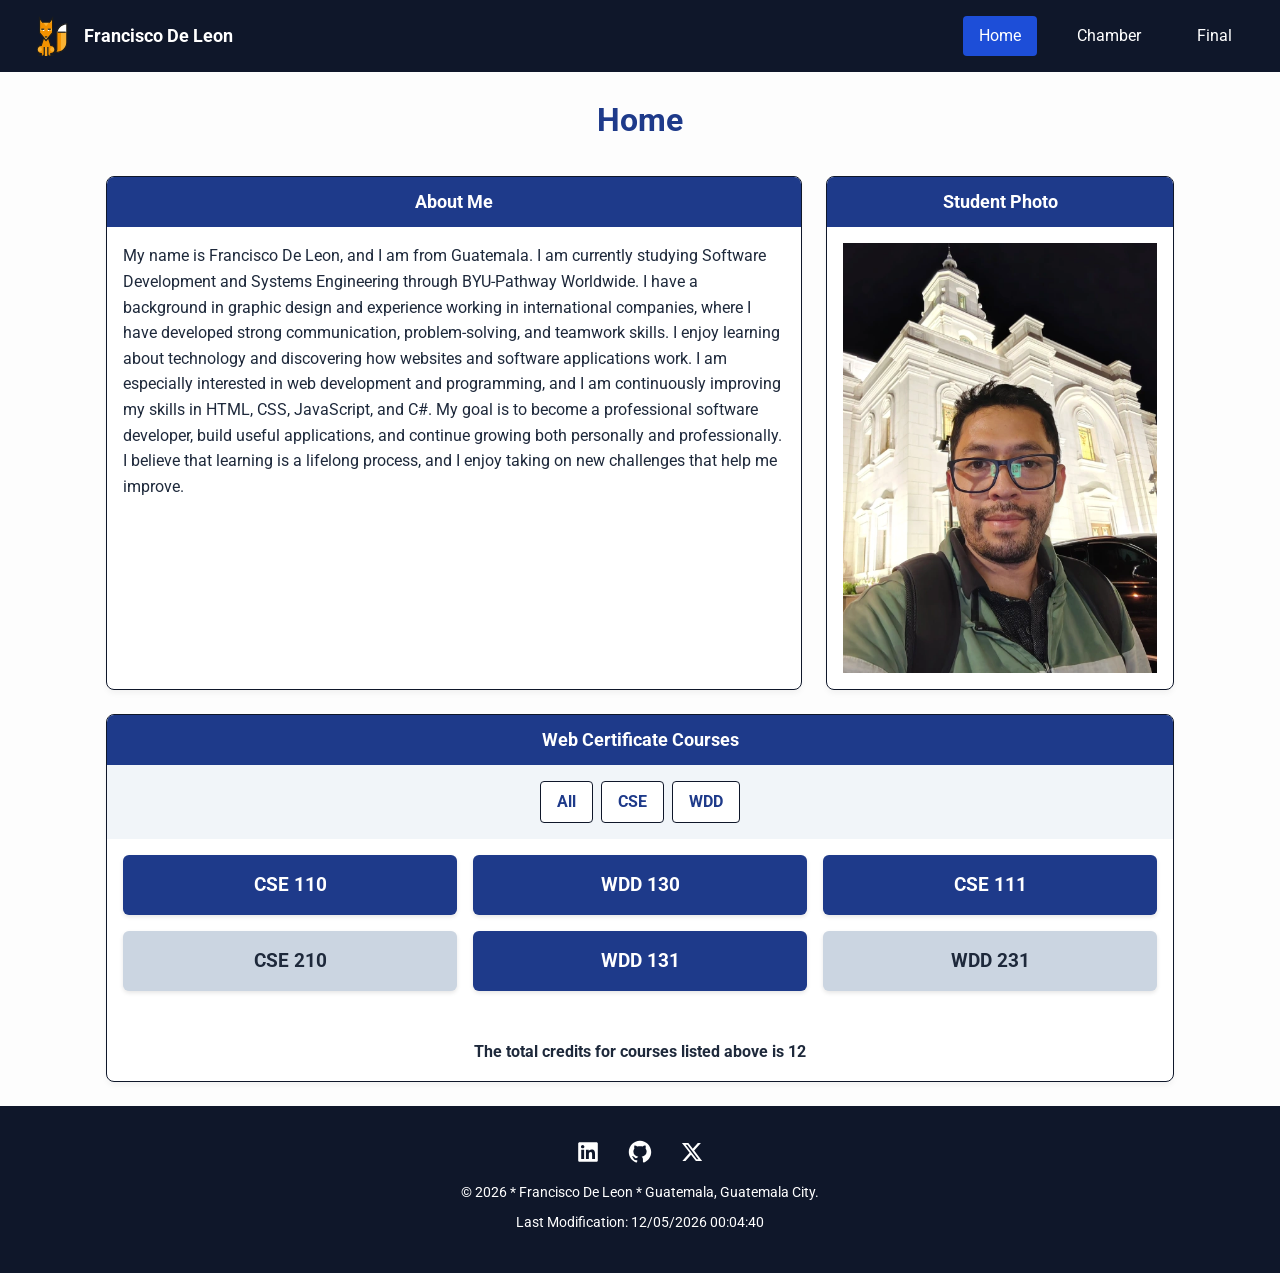
<file: index.html>
<!DOCTYPE html>
<html lang="en">

<head>
    <meta charset="UTF-8">
    <meta name="viewport" content="width=device-width, initial-scale=1.0">
    <title>WDD 231 - Francisco De Leon</title>
    <meta name="description"
        content="Welcome to Francisco De Leon's personal website. Learn about my background, web development journey, and software development courses.">
    <meta name="author" content="Francisco De Leon">
    
    <link rel="icon" href="favicon.ico">
   
    <link rel="preconnect" href="https://fonts.googleapis.com">
    <link rel="preconnect" href="https://fonts.gstatic.com" crossorigin>
    <link href="https://fonts.googleapis.com/css2?family=Roboto:wght@400;500;700&display=swap" rel="stylesheet">

    <link rel="stylesheet" href="styles/normalize.css">
    <link rel="stylesheet" href="styles/small.css">
    <link rel="stylesheet" href="styles/larger.css">
    
    <script src="scripts/navigation.js" defer></script>
    <script src="scripts/date.js" defer></script>
    <script src="scripts/courses.js" defer></script>

    <meta property="og:title" content="Personal Page">
    <meta property="og:description"
        content="Welcome to Francisco De Leon's personal website. Learn about my background, web development journey, and software development courses.">
    <meta property="og:image" content="images/fox-svgrepo.svg">
    <meta property="og:url" content="https://frdeleon-dev.github.io/wdd231/">
    
    
    
</head>

<body>
    <header>
        <div class="logo-box">
            <img src="images/fox-svgrepo.svg" alt="Fox Logo">
            <span>Francisco De Leon</span>
        </div>
        <button id="menu" aria-label="Open Navigation Menu"></button>
        <nav>
            <ul id="navigation">
                <li><a href="#" class="active">Home</a></li>
                <li><a href="#">Chamber</a></li>
                <li><a href="#">Final</a></li>
            </ul>
        </nav>
    </header>

    <main>
        <h1>Home</h1>
        <section class="card">
            <h2>About Me</h2>
            <div class="about-content">
                <p>My name is Francisco De Leon, and I am from Guatemala. I am currently studying Software Development
                    and Systems Engineering through BYU-Pathway Worldwide. I have a background in graphic design and
                    experience
                    working in international companies, where I have developed strong communication, problem-solving,
                    and teamwork skills.
                    I enjoy learning about technology and discovering how websites and software applications work. I am
                    especially interested in web development and programming, and I am continuously improving my skills
                    in HTML, CSS, JavaScript, and C#.
                    My goal is to become a professional software developer, build useful applications, and continue
                    growing both personally and professionally. I believe that learning is a lifelong process, and I
                    enjoy taking on new challenges that help me
                    improve.</p>
            </div>
        </section>

        <section class="card">
            <h2>Student Photo</h2>
            <img src="images/francisco-de-leon.webp" alt="Francisco De Leon">
        </section>
        <section class="card">
            <h2>Web Certificate Courses</h2>
            <div class="filter-buttons">
                <button id="allBtn">All</button>
                <button id="cseBtn">CSE</button>
                <button id="wddBtn">WDD</button>
            </div>

            <div id="course-cards-container"></div>

            <p id="total-credits"></p>
        </section>

    </main>
    <footer>
        <div class="social-links">
            <a href="https://linkedin.com/" target="_blank" rel="noopener">
                <img src="images/linkedin-brands-solid-full.svg" alt="LinkedIn logo">
            </a>
            <a href="https://github.com/frdeleon-dev" target="_blank" rel="noopener">
                <img src="images/github-brands-solid-full.svg" alt="GitHub logo">
            </a>
            <a href="#" target="_blank" rel="noopener">
                <img src="images/x-twitter.svg" alt="X logo">
            </a>
        </div>
        <p>
            &copy; <span id="currentyear"></span> * Francisco De Leon * Guatemala, Guatemala City.
        </p>
        <p id="lastModified"></p>
    </footer>
</body>

</html>
</file>
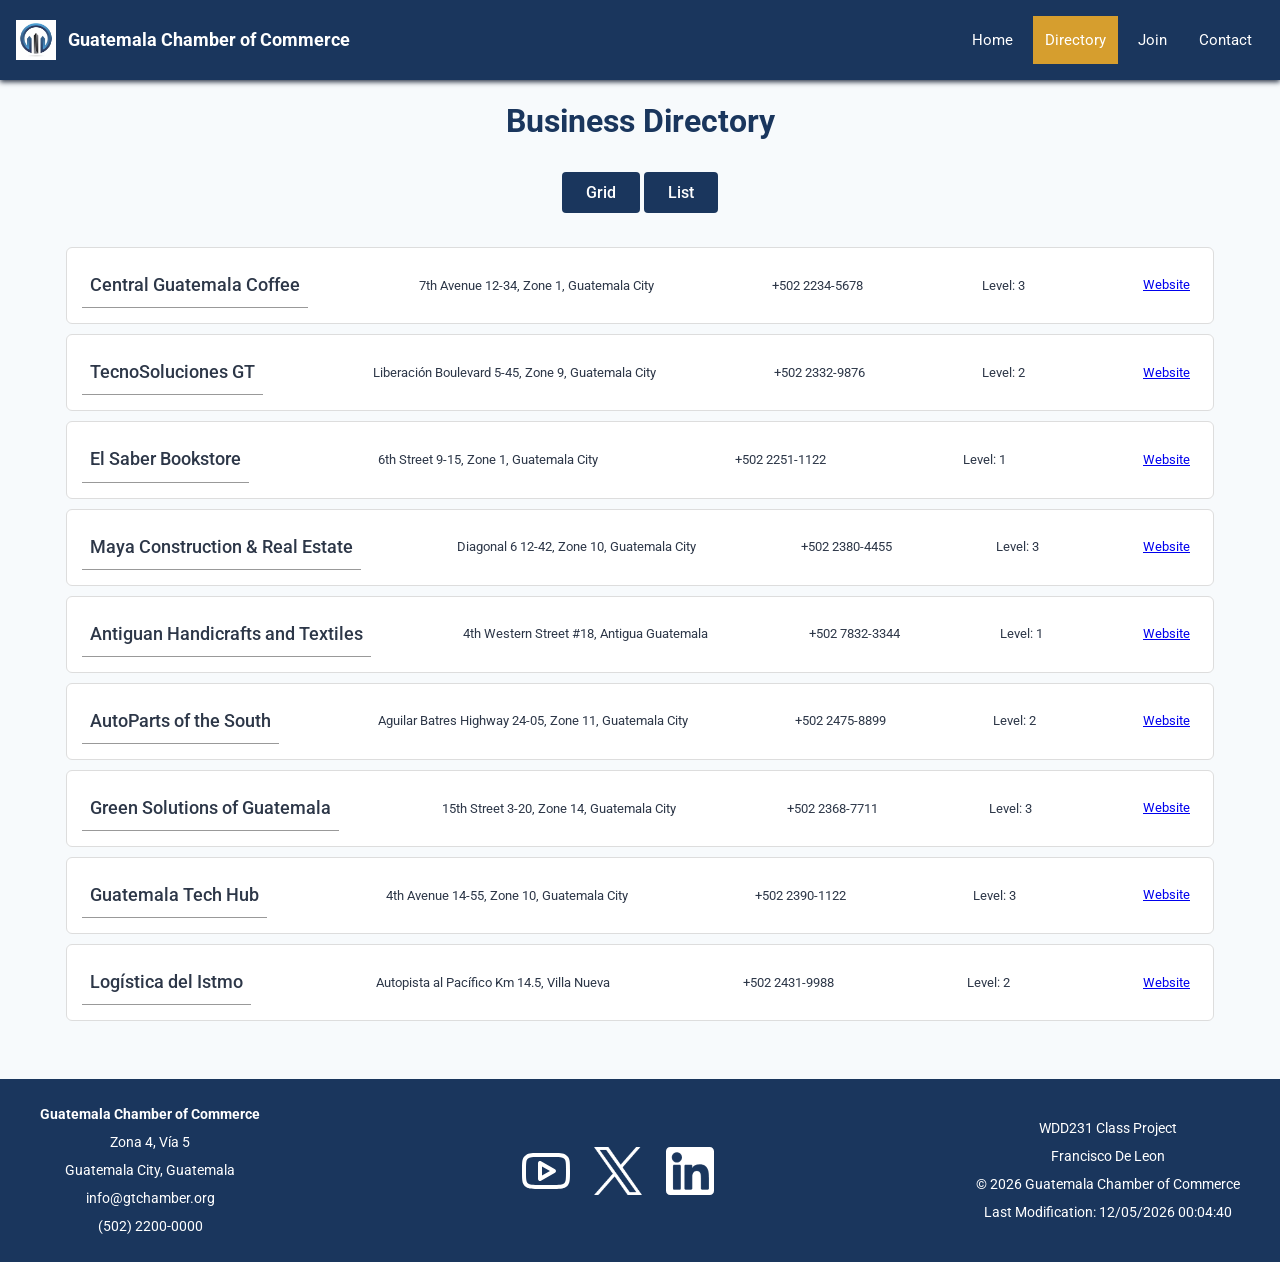
<file: chamber/directory.html>
<!DOCTYPE html>
<html lang="en">

<head>
    <meta charset="UTF-8">
    <meta name="viewport" content="width=device-width, initial-scale=1.0">

    <title>Chamber of Commerce Directory | WDD 231</title>
    <meta name="description"
        content="Chamber of Commerce directory page featuring local business listings, member directory, and community resources.">
    <meta name="author" content="Francisco De Leon">

    <link rel="icon" href="favicon.ico">

    <link rel="preconnect" href="https://fonts.googleapis.com">
    <link rel="preconnect" href="https://fonts.gstatic.com" crossorigin>
    <link href="https://fonts.googleapis.com/css2?family=Roboto:wght@400;500;700&display=swap" rel="stylesheet"
        media="print" onload="this.media='all'">
    <noscript>
        <link href="https://fonts.googleapis.com/css2?family=Roboto:wght@400;500;700&display=swap" rel="stylesheet">
    </noscript>

    <link rel="stylesheet" href="styles/normalize.css">
    <link rel="stylesheet" href="styles/small.css">

    <link rel="stylesheet" href="styles/larger.css" media="(min-width: 64rem)">

    <script src="scripts/navigation.js" defer></script>
    <script src="scripts/date.js" defer></script>
    <script src="scripts/directory.js" defer></script>

    <meta property="og:title" content="Chamber of Commerce Directory">
    <meta property="og:description"
        content="Explore local businesses and members of our Chamber of Commerce directory.">
    <meta property="og:image" content="https://frdeleon-dev.github.io/wdd231/chamber/images/chamber-of-commerce-gt.jpg">
    <meta property="og:image:width" content="1200">
    <meta property="og:image:height" content="630">
    <meta property="og:url" content="https://frdeleon-dev.github.io/wdd231/chamber/directory.html">

</head>

<body>
<header>
    <div class="logo-box">
        <img src="images/chamber-logo.webp" alt="Guatemala Chamber of Commerce Logo">
        <span>Guatemala Chamber of Commerce</span>
    </div>
    <button id="menu" aria-label="Menu Button"></button>
    <nav>
        <ul id="navigation">
            <li><a href="index.html">Home</a></li>
            <li><a href="directory.html">Directory</a></li>
            <li><a href="join.html">Join</a></li>
            <li><a href="contact.html">Contact</a></li>
        </ul>
    </nav>
</header>

<main>
    <h1>Business Directory</h1>
    <div class="menu-view">
        <button id="grid" title="Grid view">Grid</button>
        <button id="list" title="List view">List</button>
    </div>
    <article class="cards list" id="directory-cards"></article>
    
</main>
<footer>
    <div class="footer-content">
        
        <!-- Left Columna -->
        <div class="footer-column">
            <strong>Guatemala Chamber of Commerce</strong>
            <p>Zona 4, Vía 5</p>
            <p>Guatemala City, Guatemala</p>
            <p>info@gtchamber.org</p>
            <p>(502) 2200-0000</p>
        </div>

        <!-- Central Columna -->
        <div class="footer-column social-links">
            <a href="https://youtube.com" target="_blank">
                <img src="images/youtube.svg" alt="YouTube">
            </a>

            <a href="https://twitter.com" target="_blank">
                <img src="images/x-logo-white.png" alt="Twitter">
            </a>

            <a href="https://linkedin.com" target="_blank">
                <img src="images/linkedin.svg" alt="LinkedIn">
            </a>
        </div>

        <!-- Right Columna -->
        <div class="footer-column">
            <p>WDD231 Class Project</p>
            <p>Francisco De Leon</p>
            <p>&copy; <span id="currentyear"></span> Guatemala Chamber of Commerce</p>
            <p id="lastModified"></p>
        </div>

    </div>
</footer>
 
</body>
</html>
</file>
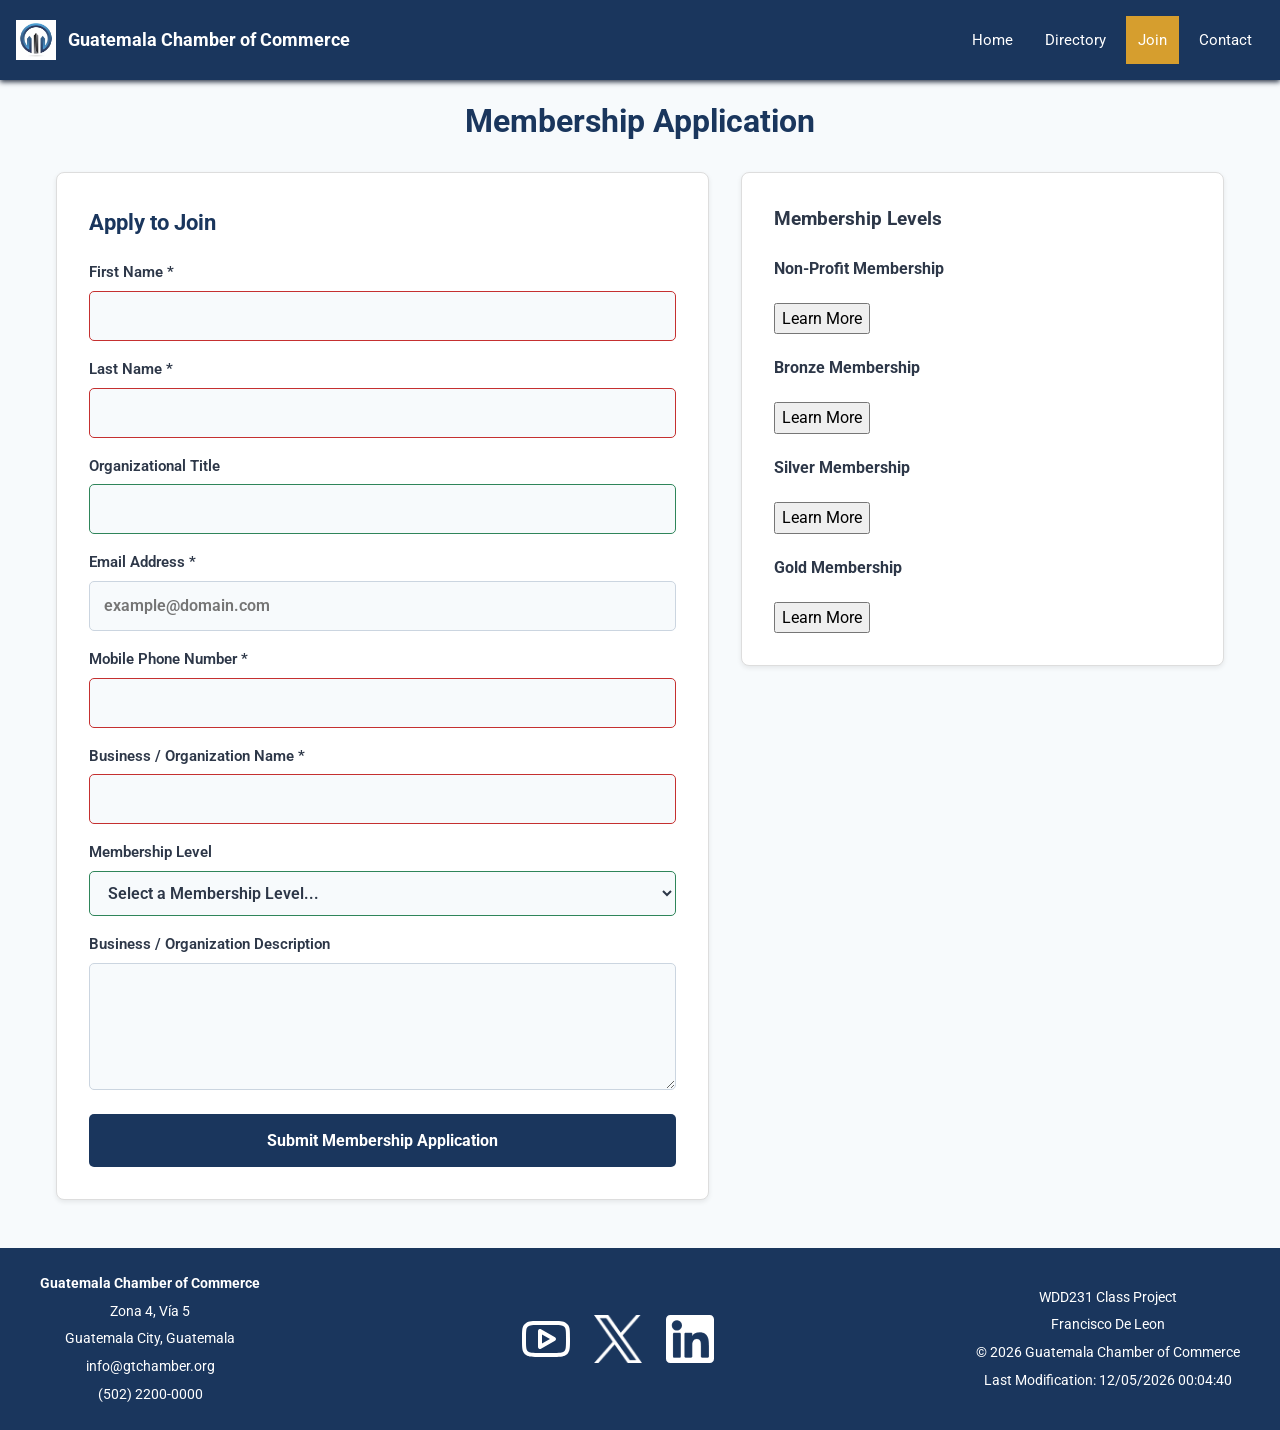
<file: chamber/join.html>
<!DOCTYPE html>
<html lang="en">

<head>
    <meta charset="UTF-8">
    <meta name="viewport" content="width=device-width, initial-scale=1.0">

    <title>Join the Guatemala Chamber of Commerce | WDD 231</title>
    <meta name="description" content="Chamber of Commerce Membership Join Application Page">
    <meta name="author" content="Francisco De Leon">

    <link rel="icon" href="favicon.ico">

    <link rel="preconnect" href="https://fonts.googleapis.com">
    <link rel="preconnect" href="https://fonts.gstatic.com" crossorigin>
    <link href="https://fonts.googleapis.com/css2?family=Roboto:wght@400;500;700&display=swap" rel="stylesheet">
    
    <noscript>
        <link href="https://fonts.googleapis.com/css2?family=Roboto:wght@400;500;700&display=swap" rel="stylesheet">
    </noscript>

    <link rel="stylesheet" href="styles/normalize.css">
    <link rel="stylesheet" href="styles/small.css">
    <link rel="stylesheet" href="styles/larger.css" media="(min-width: 64rem)">

    <script src="scripts/navigation.js" defer></script>
    <script src="scripts/date.js" defer></script>
    <script src="scripts/join.js" defer></script>
    <script src="scripts/thankyou.js" defer></script>

    <meta property="og:title" content="Chamber of Commerce Directory">
    <meta property="og:description"
      content="Apply for membership with the Guatemala Chamber of Commerce. Explore membership levels, benefits, and grow your network.">
    <meta property="og:image" content="https://frdeleon-dev.github.io/wdd231/chamber/images/chamber-of-commerce-gt.jpg">
    <meta property="og:image:width" content="1200">
    <meta property="og:image:height" content="630">
    <meta property="og:url" content="https://frdeleon-dev.github.io/wdd231/chamber/directory.html">

</head>

<body>
    <header>
        <div class="logo-box">
            <img src="images/chamber-logo.webp" alt="Guatemala Chamber of Commerce Logo">
            <span>Guatemala Chamber of Commerce</span>
        </div>
        <button id="menu" aria-label="Menu Button"></button>
        <nav>
            <ul id="navigation">
                <li><a href="index.html">Home</a></li>
                <li><a href="directory.html">Directory</a></li>
                <li><a href="join.html">Join</a></li>
                <li><a href="contact.html">Contact</a></li>
            </ul>
        </nav>
    </header>

    <main class="join-container">
    <h1>Membership Application</h1>

    <div class="join-layout">
      <!-- Form -->
      <section class="form-section">
        <h2>Apply to Join</h2>
        <form method="get" action="thankyou.html" class="chamber-form">
          
          <label>
            First Name *
            <input type="text" name="first-name" title="Applicant's First Name" autocomplete="given-name" required>
          </label>

          <label>
            Last Name *
            <input type="text" name="last-name" title="Applicant's Last Name" autocomplete="family-name" required>
          </label>

          <label>
            Organizational Title
            <input type="text" name="org-title" title="Your title within the organization (minimum 7 characters: letters, spaces, or hyphens)" autocomplete="organization-title" pattern="[A-Za-z\-\s]{7,}">
          </label>

          <label>
            Email Address *
            <input type="email" name="email" title="Applicant's Email Address" autocomplete="email" placeholder="example@domain.com" required>
          </label>

          <label>
            Mobile Phone Number *
            <input type="tel" name="phone" title="Applicant's Mobile Phone Number" autocomplete="tel" required>
          </label>

          <label>
            Business / Organization Name *
            <input type="text" name="organization" title="Business or Organization Name" autocomplete="organization" required>
          </label>

          <label>
            Membership Level
            <select name="membership" title="Select a Membership Level">
              <option value="" disabled selected>Select a Membership Level...</option>
              <option value="np">NP Membership (Non-Profit - No Fee)</option>
              <option value="bronze">Bronze Membership</option>
              <option value="silver">Silver Membership</option>
              <option value="gold">Gold Membership</option>
            </select>
          </label>

          <label>
            Business / Organization Description
            <textarea name="description" title="Describe your business or organization" rows="4"></textarea>
          </label>

          <!-- Time stamp -->
          <input type="hidden" name="timestamp" id="timestamp">

          <input type="submit" value="Submit Membership Application" class="submit-btn">
        </form>
      </section>

      <!-- Membership -->
      <section class="membership-cards">
        <h3>Membership Levels</h3>

        <div class="card card-1">
          <h4>Non-Profit Membership</h4>
          <button type="button" class="open-modal" data-modal="modal-np">Learn More</button>
        </div>

        <div class="card card-2">
          <h4>Bronze Membership</h4>
          <button type="button" class="open-modal" data-modal="modal-bronze">Learn More</button>
        </div>

        <div class="card card-3">
          <h4>Silver Membership</h4>
          <button type="button" class="open-modal" data-modal="modal-silver">Learn More</button>
        </div>

        <div class="card card-4">
          <h4>Gold Membership</h4>
          <button type="button" class="open-modal" data-modal="modal-gold">Learn More</button>
        </div>
      </section>
    </div>

    <!-- MODALES HTML PARA LOS BENEFICIOS -->
    <dialog id="modal-np" class="membership-modal">
      <h3>Non-Profit Membership Benefits</h3>
      <p><strong>Cost:</strong> Free ($0/year)</p>
      <ul>
        <li>Listing in the online Chamber Directory</li>
        <li>Access to monthly networking mixers</li>
        <li>Community event calendar submissions</li>
      </ul>
      <button type="button" class="close-modal">Close</button>
    </dialog>

    <dialog id="modal-bronze" class="membership-modal">
      <h3>Bronze Membership Benefits</h3>
      <p><strong>Cost:</strong> $250/year</p>
      <ul>
        <li>All Non-Profit benefits</li>
        <li>10% discount on Chamber workshops and training</li>
        <li>Ribbon-cutting ceremony announcement</li>
      </ul>
      <button type="button" class="close-modal">Close</button>
    </dialog>

    <dialog id="modal-silver" class="membership-modal">
      <h3>Silver Membership Benefits</h3>
      <p><strong>Cost:</strong> $500/year</p>
      <ul>
        <li>All Bronze benefits</li>
        <li>25% discount on event tickets and booths</li>
        <li>Monthly newsletter business feature</li>
      </ul>
      <button type="button" class="close-modal">Close</button>
    </dialog>

    <dialog id="modal-gold" class="membership-modal">
      <h3>Gold Membership Benefits</h3>
      <p><strong>Cost:</strong> $1,000/year</p>
      <ul>
        <li>All Silver benefits</li>
        <li>Home page spotlight advertising rotation</li>
        <li>VIP access and sponsorship priority at annual gala</li>
      </ul>
      <button type="button" class="close-modal">Close</button>
    </dialog>
  </main>

    <footer>
        <div class="footer-content">

            <!-- left Colum -->
            <div class="footer-column">
                <strong>Guatemala Chamber of Commerce</strong>
                <p>Zona 4, Vía 5</p>
                <p>Guatemala City, Guatemala</p>
                <p>info@gtchamber.org</p>
                <p>(502) 2200-0000</p>
            </div>

            <!-- central Colum -->
            <div class="footer-column social-links">
                <a href="https://youtube.com" target="_blank">
                    <img src="images/youtube.svg" alt="YouTube">
                </a>

                <a href="https://twitter.com" target="_blank">
                    <img src="images/x-logo-white.webp" alt="Twitter">
                </a>

                <a href="https://linkedin.com" target="_blank">
                    <img src="images/linkedin.svg" alt="LinkedIn">
                </a>
            </div>

            <!-- Right Columna -->
            <div class="footer-column">
                <p>WDD231 Class Project</p>
                <p>Francisco De Leon</p>
                <p>&copy; <span id="currentyear"></span> Guatemala Chamber of Commerce</p>
                <p id="lastModified"></p>
            </div>

        </div>
    </footer>
</body>

</html>
</file>
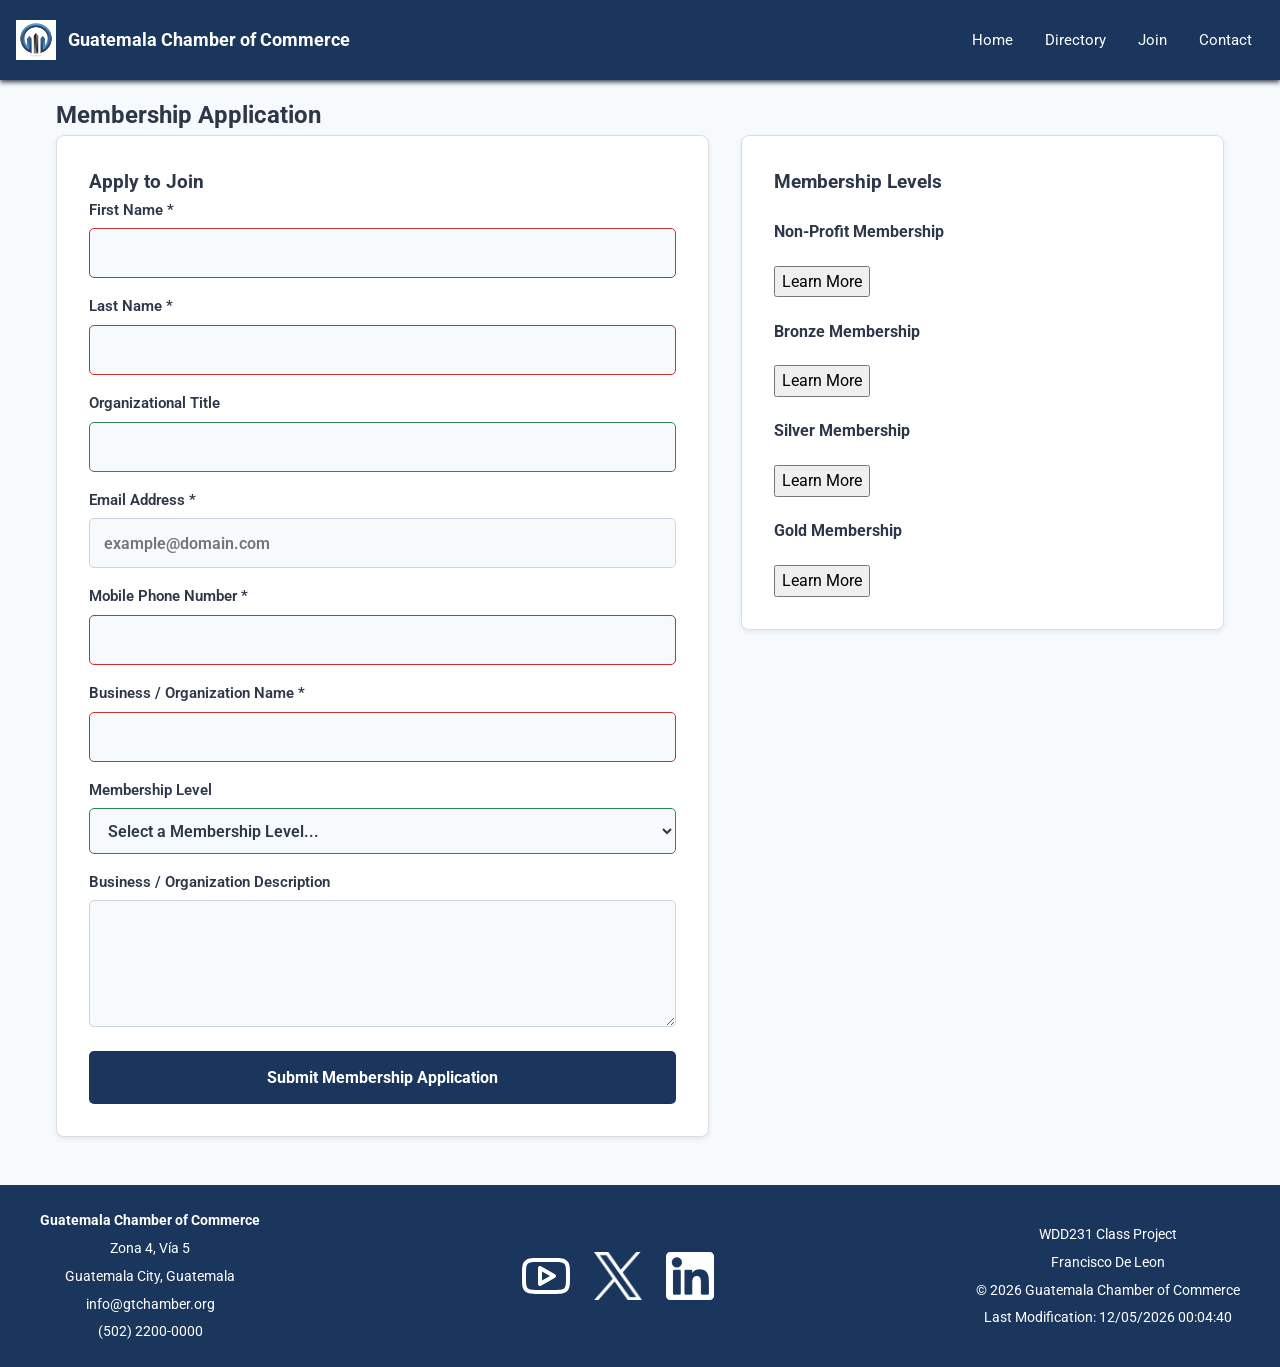
<file: chamber/join.html.html>
<!DOCTYPE html>
<html lang="en">

<head>
    <meta charset="UTF-8">
    <meta name="viewport" content="width=device-width, initial-scale=1.0">

    <title>Chamber of Commerce Directory | WDD 231</title>
    <meta name="description" content="Chamber of Commerce Membership Application Page">
    <meta name="author" content="Francisco De Leon">

    <link rel="icon" href="favicon.ico">

    <link rel="preconnect" href="https://fonts.googleapis.com">
    <link rel="preconnect" href="https://fonts.gstatic.com" crossorigin>
    <link href="https://fonts.googleapis.com/css2?family=Roboto:wght@400;500;700&display=swap" rel="stylesheet">
    
    <noscript>
        <link href="https://fonts.googleapis.com/css2?family=Roboto:wght@400;500;700&display=swap" rel="stylesheet">
    </noscript>

    <link rel="stylesheet" href="styles/normalize.css">
    <link rel="stylesheet" href="styles/small.css">

    <link rel="stylesheet" href="styles/larger.css" media="(min-width: 64rem)">

    <script src="scripts/navigation.js" defer></script>
    <script src="scripts/date.js" defer></script>
    <script src="scripts/join.js" defer></script>
    <script src="scripts/thankyou.js" defer></script>

    <meta property="og:title" content="Chamber of Commerce Directory">
    <meta property="og:description"
        content="Explore local businesses and members of our Chamber of Commerce directory.">
    <meta property="og:image" content="https://frdeleon-dev.github.io/wdd231/chamber/images/chamber-of-commerce-gt.jpg">
    <meta property="og:image:width" content="1200">
    <meta property="og:image:height" content="630">
    <meta property="og:url" content="https://frdeleon-dev.github.io/wdd231/chamber/directory.html">

</head>

<body>
    <header>
        <div class="logo-box">
            <img src="images/chamber-logo.webp" alt="Guatemala Chamber of Commerce Logo">
            <span>Guatemala Chamber of Commerce</span>
        </div>
        <button id="menu" aria-label="Menu Button"></button>
        <nav>
            <ul id="navigation">
                <li><a href="index.html">Home</a></li>
                <li><a href="directory.html">Directory</a></li>
                <li><a href="join.html">Join</a></li>
                <li><a href="contact.html">Contact</a></li>
            </ul>
        </nav>
    </header>

    <main class="join-container">
    <h2>Membership Application</h2>

    <div class="join-layout">
      <!-- Form -->
      <section class="form-section">
        <h3>Apply to Join</h3>
        <form method="get" action="thankyou.html" class="chamber-form">
          
          <label>
            First Name *
            <input type="text" name="first-name" title="Applicant's First Name" autocomplete="given-name" required>
          </label>

          <label>
            Last Name *
            <input type="text" name="last-name" title="Applicant's Last Name" autocomplete="family-name" required>
          </label>

          <label>
            Organizational Title
            <input type="text" name="org-title" title="Your title within the organization (minimum 7 characters: letters, spaces, or hyphens)" autocomplete="organization-title" pattern="[A-Za-z\-\s]{7,}">
          </label>

          <label>
            Email Address *
            <input type="email" name="email" title="Applicant's Email Address" autocomplete="email" placeholder="example@domain.com" required>
          </label>

          <label>
            Mobile Phone Number *
            <input type="tel" name="phone" title="Applicant's Mobile Phone Number" autocomplete="tel" required>
          </label>

          <label>
            Business / Organization Name *
            <input type="text" name="organization" title="Business or Organization Name" autocomplete="organization" required>
          </label>

          <label>
            Membership Level
            <select name="membership" title="Select a Membership Level">
              <option value="" disabled selected>Select a Membership Level...</option>
              <option value="np">NP Membership (Non-Profit - No Fee)</option>
              <option value="bronze">Bronze Membership</option>
              <option value="silver">Silver Membership</option>
              <option value="gold">Gold Membership</option>
            </select>
          </label>

          <label>
            Business / Organization Description
            <textarea name="description" title="Describe your business or organization" rows="4"></textarea>
          </label>

          <!-- Campo oculto para la marca de tiempo (se llena con JS al cargar) -->
          <input type="hidden" name="timestamp" id="timestamp">

          <input type="submit" value="Submit Membership Application" class="submit-btn">
        </form>
      </section>

      <!-- TARJETAS DE NIVELES DE MEMBRESÍA -->
      <section class="membership-cards">
        <h3>Membership Levels</h3>

        <div class="card card-1">
          <h4>Non-Profit Membership</h4>
          <button type="button" class="open-modal" data-modal="modal-np">Learn More</button>
        </div>

        <div class="card card-2">
          <h4>Bronze Membership</h4>
          <button type="button" class="open-modal" data-modal="modal-bronze">Learn More</button>
        </div>

        <div class="card card-3">
          <h4>Silver Membership</h4>
          <button type="button" class="open-modal" data-modal="modal-silver">Learn More</button>
        </div>

        <div class="card card-4">
          <h4>Gold Membership</h4>
          <button type="button" class="open-modal" data-modal="modal-gold">Learn More</button>
        </div>
      </section>
    </div>

    <!-- MODALES HTML PARA LOS BENEFICIOS -->
    <dialog id="modal-np" class="membership-modal">
      <h3>Non-Profit Membership Benefits</h3>
      <p><strong>Cost:</strong> Free ($0/year)</p>
      <ul>
        <li>Listing in the online Chamber Directory</li>
        <li>Access to monthly networking mixers</li>
        <li>Community event calendar submissions</li>
      </ul>
      <button type="button" class="close-modal">Close</button>
    </dialog>

    <dialog id="modal-bronze" class="membership-modal">
      <h3>Bronze Membership Benefits</h3>
      <p><strong>Cost:</strong> $250/year</p>
      <ul>
        <li>All Non-Profit benefits</li>
        <li>10% discount on Chamber workshops and training</li>
        <li>Ribbon-cutting ceremony announcement</li>
      </ul>
      <button type="button" class="close-modal">Close</button>
    </dialog>

    <dialog id="modal-silver" class="membership-modal">
      <h3>Silver Membership Benefits</h3>
      <p><strong>Cost:</strong> $500/year</p>
      <ul>
        <li>All Bronze benefits</li>
        <li>25% discount on event tickets and booths</li>
        <li>Monthly newsletter business feature</li>
      </ul>
      <button type="button" class="close-modal">Close</button>
    </dialog>

    <dialog id="modal-gold" class="membership-modal">
      <h3>Gold Membership Benefits</h3>
      <p><strong>Cost:</strong> $1,000/year</p>
      <ul>
        <li>All Silver benefits</li>
        <li>Home page spotlight advertising rotation</li>
        <li>VIP access and sponsorship priority at annual gala</li>
      </ul>
      <button type="button" class="close-modal">Close</button>
    </dialog>
  </main>

    <footer>
        <div class="footer-content">

            <!-- left Colum -->
            <div class="footer-column">
                <strong>Guatemala Chamber of Commerce</strong>
                <p>Zona 4, Vía 5</p>
                <p>Guatemala City, Guatemala</p>
                <p>info@gtchamber.org</p>
                <p>(502) 2200-0000</p>
            </div>

            <!-- central Colum -->
            <div class="footer-column social-links">
                <a href="https://youtube.com" target="_blank">
                    <img src="images/youtube.svg" alt="YouTube">
                </a>

                <a href="https://twitter.com" target="_blank">
                    <img src="images/x-logo-white.webp" alt="Twitter">
                </a>

                <a href="https://linkedin.com" target="_blank">
                    <img src="images/linkedin.svg" alt="LinkedIn">
                </a>
            </div>

            <!-- Right Columna -->
            <div class="footer-column">
                <p>WDD231 Class Project</p>
                <p>Francisco De Leon</p>
                <p>&copy; <span id="currentyear"></span> Guatemala Chamber of Commerce</p>
                <p id="lastModified"></p>
            </div>

        </div>
    </footer>
</body>

</html>
</file>
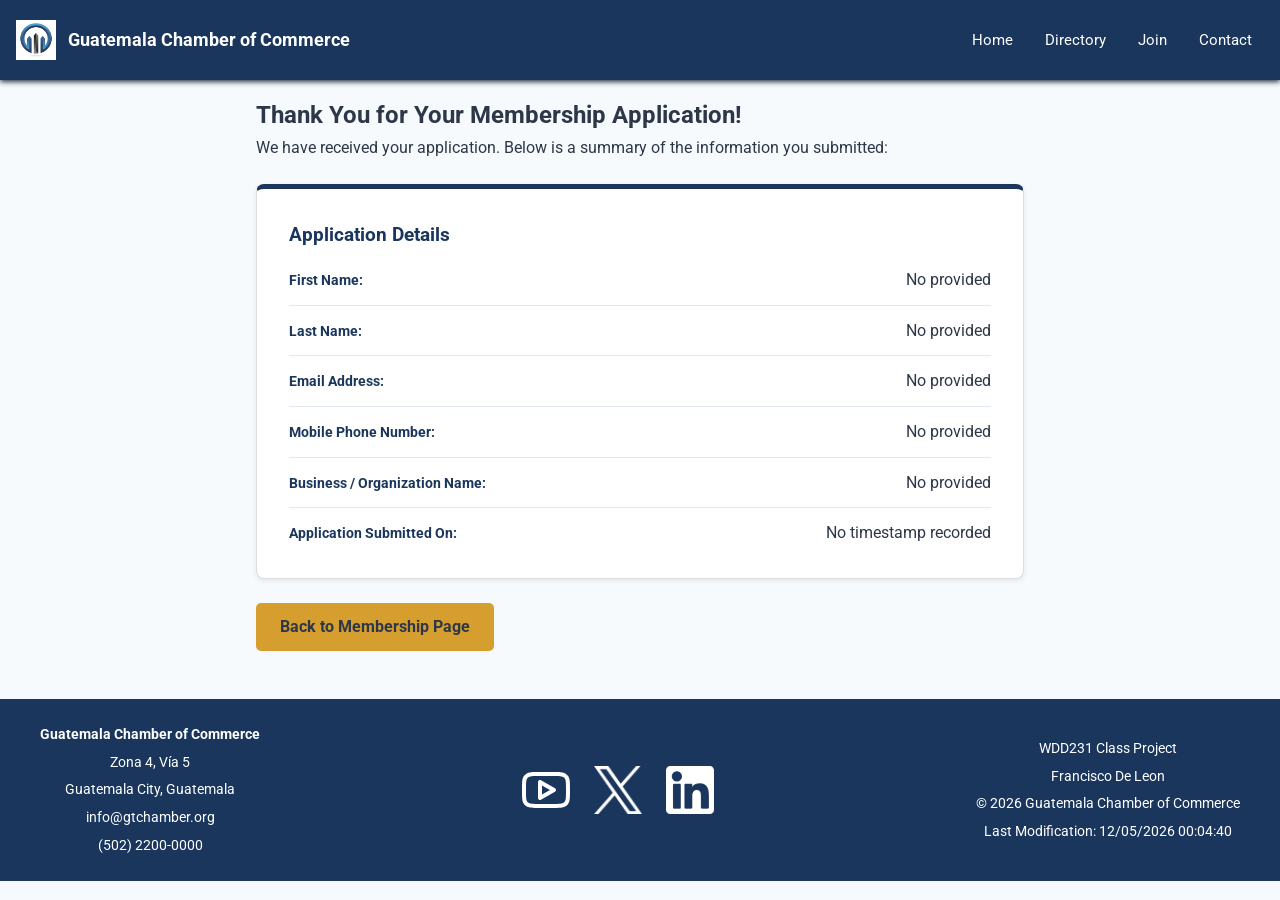
<file: chamber/thankyou.html>
<!DOCTYPE html>
<html lang="en">

<head>
    <meta charset="UTF-8">
    <meta name="viewport" content="width=device-width, initial-scale=1.0">

    <title>Chamber of Commerce Directory | WDD 231</title>
    <meta name="description" content="Chamber of Commerce Membership thank you Page">
    <meta name="author" content="Francisco De Leon">

    <link rel="icon" href="favicon.ico">

    <link rel="preconnect" href="https://fonts.googleapis.com">
    <link rel="preconnect" href="https://fonts.gstatic.com" crossorigin>
    <link href="https://fonts.googleapis.com/css2?family=Roboto:wght@400;500;700&display=swap" rel="stylesheet">
    
    <noscript>
        <link href="https://fonts.googleapis.com/css2?family=Roboto:wght@400;500;700&display=swap" rel="stylesheet">
    </noscript>

    <link rel="stylesheet" href="styles/normalize.css">
    <link rel="stylesheet" href="styles/small.css">

    <link rel="stylesheet" href="styles/larger.css" media="(min-width: 64rem)">

    <script src="scripts/navigation.js" defer></script>
    <script src="scripts/date.js" defer></script>
    <script src="scripts/join.js" defer></script>
    <script src="scripts/thankyou.js" defer></script>

    <meta property="og:title" content="Chamber of Commerce Directory">
    <meta property="og:description"
        content="Explore local businesses and members of our Chamber of Commerce directory.">
    <meta property="og:image" content="https://frdeleon-dev.github.io/wdd231/chamber/images/chamber-of-commerce-gt.jpg">
    <meta property="og:image:width" content="1200">
    <meta property="og:image:height" content="630">
    <meta property="og:url" content="https://frdeleon-dev.github.io/wdd231/chamber/directory.html">

</head>

<body>
    <header>
        <div class="logo-box">
            <img src="images/chamber-logo.webp" alt="Guatemala Chamber of Commerce Logo">
            <span>Guatemala Chamber of Commerce</span>
        </div>
        <button id="menu" aria-label="Menu Button"></button>
        <nav>
            <ul id="navigation">
                <li><a href="index.html">Home</a></li>
                <li><a href="directory.html">Directory</a></li>
                <li><a href="join.html">Join</a></li>
                <li><a href="contact.html">Contact</a></li>
            </ul>
        </nav>
    </header>

    <main class="thankyou-container">
    <h2>Thank You for Your Membership Application!</h2>
    <p>We have received your application. Below is a summary of the information you submitted:</p>

    <section class="application-summary" aria-label="Submitted Application Details">
      <h3>Application Details</h3>
      <dl class="summary-list">
        <div>
          <dt>First Name:</dt>
          <dd id="first-name"></dd>
        </div>
        <div>
          <dt>Last Name:</dt>
          <dd id="last-name"></dd>
        </div>
        <div>
          <dt>Email Address:</dt>
          <dd id="email"></dd>
        </div>
        <div>
          <dt>Mobile Phone Number:</dt>
          <dd id="phone"></dd>
        </div>
        <div>
          <dt>Business / Organization Name:</dt>
          <dd id="organization"></dd>
        </div>
        <div>
          <dt>Application Submitted On:</dt>
          <dd id="timestamp"></dd>
        </div>
      </dl>
    </section>

    <p class="back-link">
      <a href="join.html" class="join-button">Back to Membership Page</a>
    </p>
  </main>

    <footer>
        <div class="footer-content">

            <!-- left Colum -->
            <div class="footer-column">
                <strong>Guatemala Chamber of Commerce</strong>
                <p>Zona 4, Vía 5</p>
                <p>Guatemala City, Guatemala</p>
                <p>info@gtchamber.org</p>
                <p>(502) 2200-0000</p>
            </div>

            <!-- central Colum -->
            <div class="footer-column social-links">
                <a href="https://youtube.com" target="_blank">
                    <img src="images/youtube.svg" alt="YouTube">
                </a>

                <a href="https://twitter.com" target="_blank">
                    <img src="images/x-logo-white.webp" alt="Twitter">
                </a>

                <a href="https://linkedin.com" target="_blank">
                    <img src="images/linkedin.svg" alt="LinkedIn">
                </a>
            </div>

            <!-- Right Columna -->
            <div class="footer-column">
                <p>WDD231 Class Project</p>
                <p>Francisco De Leon</p>
                <p>&copy; <span id="currentyear"></span> Guatemala Chamber of Commerce</p>
                <p id="lastModified"></p>
            </div>

        </div>
    </footer>
</body>

</html>
</file>
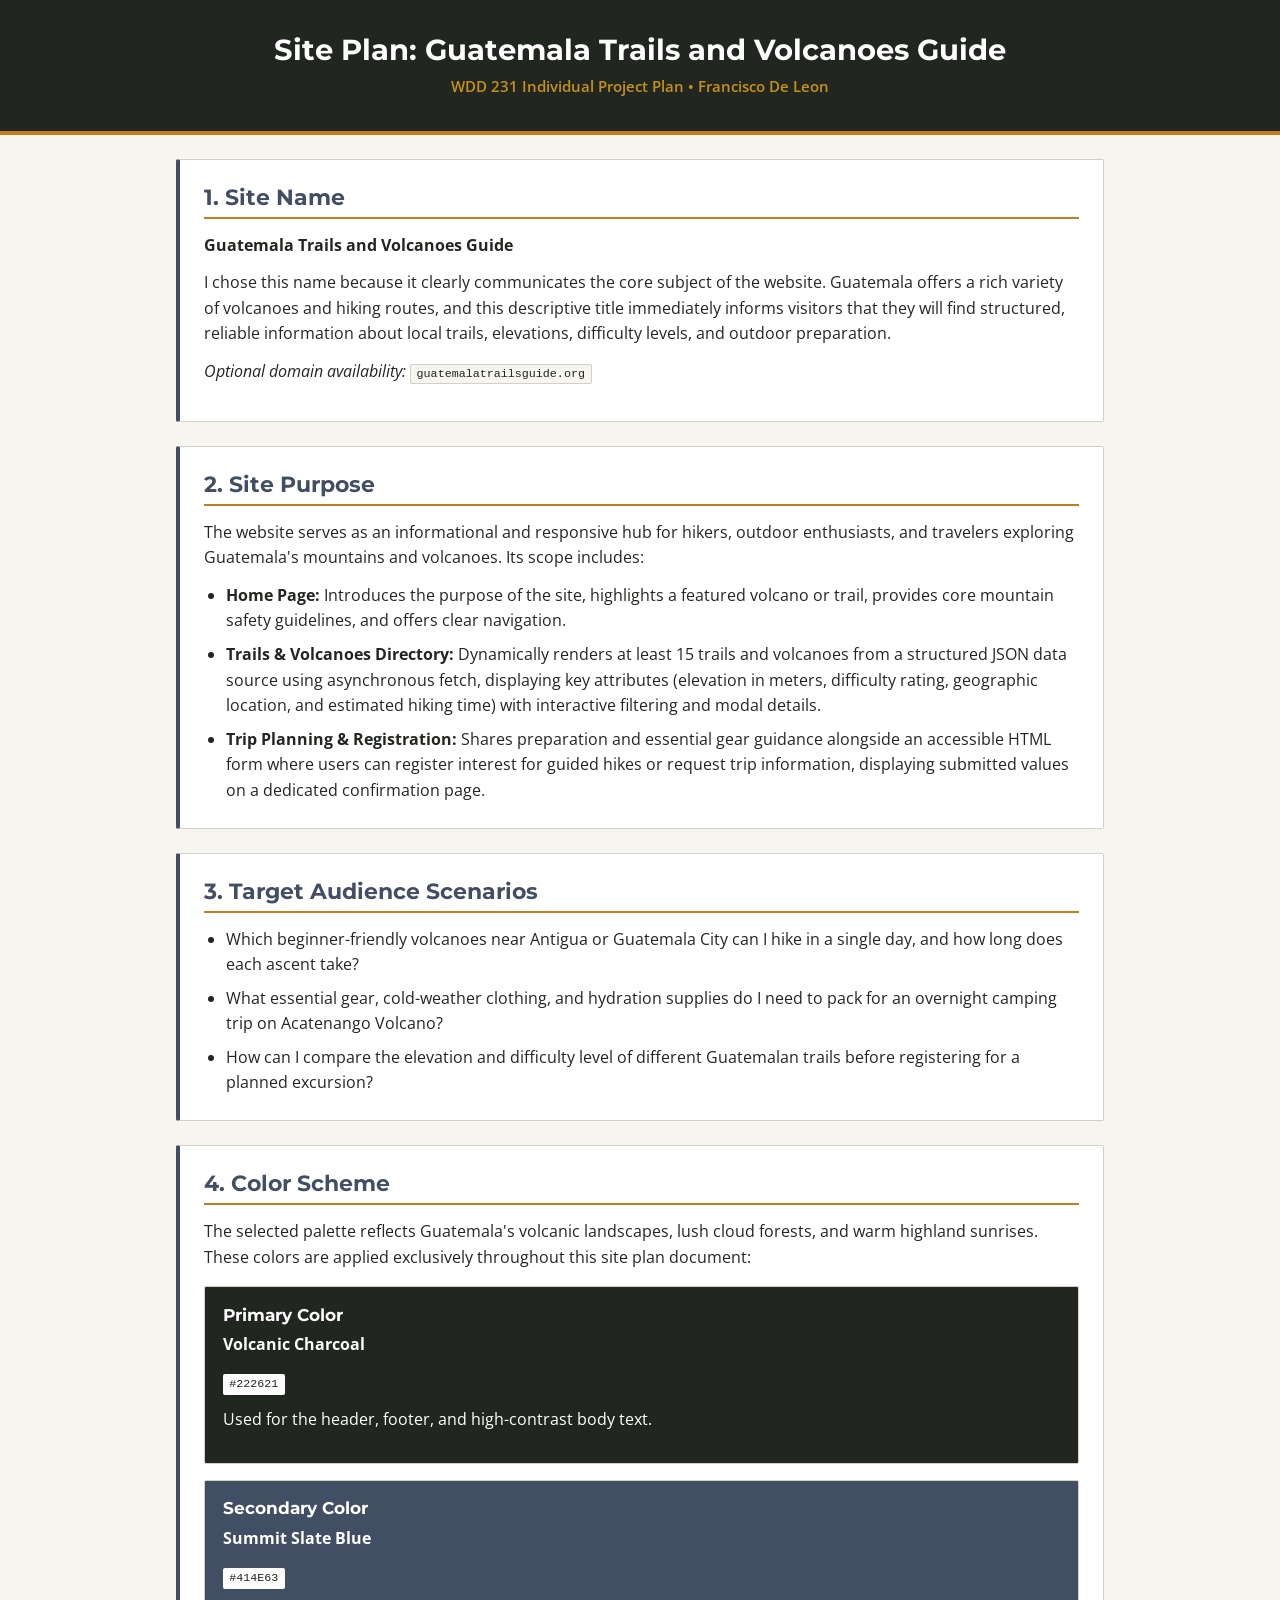
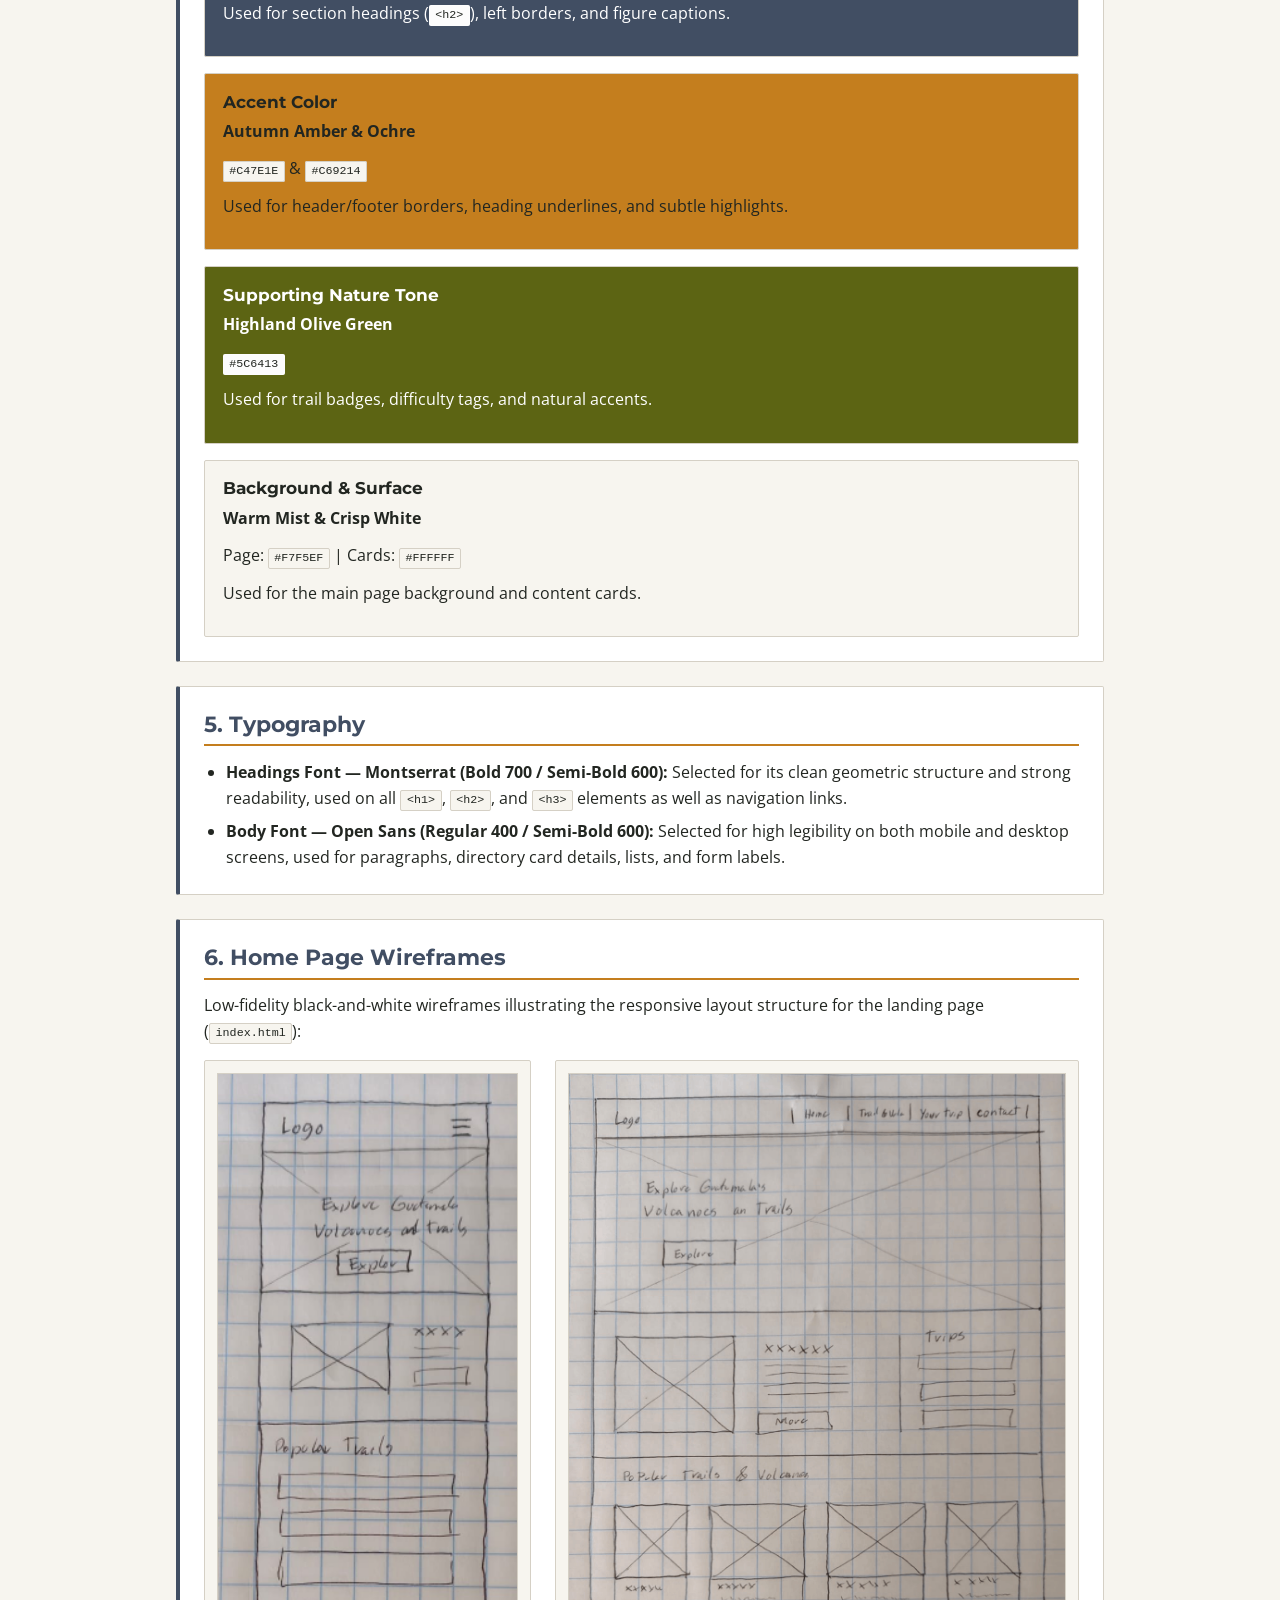
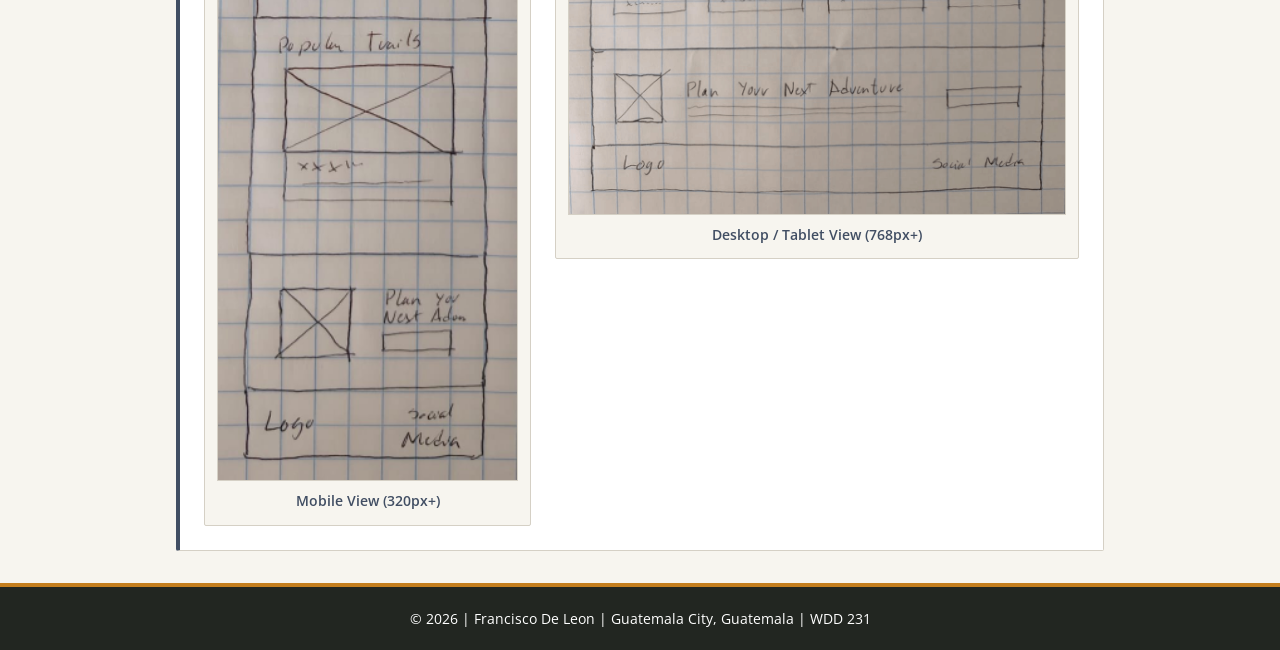
<file: finalproject/siteplan.html>
<!DOCTYPE html>
<html lang="en">

<head>
    <meta charset="UTF-8">
    <meta name="viewport" content="width=device-width, initial-scale=1.0">
    <title>Site Plan | Guatemala Trails and Volcanoes Guide</title>
    <meta name="description"
        content="Website project plan for Guatemala Trails and Volcanoes Guide, covering site purpose, target audience scenarios, color palette, typography, and wireframes.">
    <meta name="author" content="Francisco De Leon">

    <link rel="preconnect" href="https://fonts.googleapis.com">
    <link rel="preconnect" href="https://fonts.gstatic.com" crossorigin>
    <link
        href="https://fonts.googleapis.com/css2?family=Montserrat:wght@600;700&family=Open+Sans:wght@400;600&display=swap"
        rel="stylesheet">

    <link rel="stylesheet" href="styles/siteplan.css">
</head>

<body>
    <header>
        <h1>Site Plan: Guatemala Trails and Volcanoes Guide</h1>
        <p>WDD 231 Individual Project Plan &bull; Francisco De Leon</p>
    </header>

    <main>

        <section id="site-name">
            <h2>1. Site Name</h2>
            <p><strong>Guatemala Trails and Volcanoes Guide</strong></p>
            <p>
                I chose this name because it clearly communicates the core subject of the website. Guatemala offers a
                rich variety of volcanoes and hiking routes, and this descriptive title immediately informs visitors
                that they will find structured, reliable information about local trails, elevations, difficulty levels,
                and outdoor preparation.
            </p>
            <p><em>Optional domain availability:</em> <code>guatemalatrailsguide.org</code></p>
        </section>

        <section id="site-purpose">
            <h2>2. Site Purpose</h2>
            <p>
                The website serves as an informational and responsive hub for hikers, outdoor enthusiasts, and travelers
                exploring Guatemala's mountains and volcanoes. Its scope includes:
            </p>
            <ul>
                <li><strong>Home Page:</strong> Introduces the purpose of the site, highlights a featured volcano or
                    trail, provides core mountain safety guidelines, and offers clear navigation.</li>
                <li><strong>Trails &amp; Volcanoes Directory:</strong> Dynamically renders at least 15 trails and
                    volcanoes from a structured JSON data source using asynchronous fetch, displaying key attributes
                    (elevation in meters, difficulty rating, geographic location, and estimated hiking time) with
                    interactive filtering and modal details.</li>
                <li><strong>Trip Planning &amp; Registration:</strong> Shares preparation and essential gear guidance
                    alongside an accessible HTML form where users can register interest for guided hikes or request trip
                    information, displaying submitted values on a dedicated confirmation page.</li>
            </ul>
        </section>

        <section id="scenarios">
            <h2>3. Target Audience Scenarios</h2>
            <ul>
                <li>Which beginner-friendly volcanoes near Antigua or Guatemala City can I hike in a single day, and how
                    long does each ascent take?</li>
                <li>What essential gear, cold-weather clothing, and hydration supplies do I need to pack for an
                    overnight camping trip on Acatenango Volcano?</li>
                <li>How can I compare the elevation and difficulty level of different Guatemalan trails before
                    registering for a planned excursion?</li>
            </ul>
        </section>
         
        <section id="color-scheme">
            <h2>4. Color Scheme</h2>
            <p>The selected palette reflects Guatemala's volcanic landscapes, lush cloud forests, and warm highland
                sunrises. These colors are applied exclusively throughout this site plan document:</p>

            <div class="color-grid">
                <div class="color-swatch primary-bg">
                    <h3>Primary Color</h3>
                    <p><strong>Volcanic Charcoal</strong></p>
                    <p><code>#222621</code></p>
                    <p>Used for the header, footer, and high-contrast body text.</p>
                </div>
            
                <div class="color-swatch secondary-bg">
                    <h3>Secondary Color</h3>
                    <p><strong>Summit Slate Blue</strong></p>
                    <p><code>#414E63</code></p>
                    <p>Used for section headings (<code>&lt;h2&gt;</code>), left borders, and figure captions.</p>
                </div>
            
                <div class="color-swatch accent-bg">
                    <h3>Accent Color</h3>
                    <p><strong>Autumn Amber &amp; Ochre</strong></p>
                    <p><code>#C47E1E</code> &amp; <code>#C69214</code></p>
                    <p>Used for header/footer borders, heading underlines, and subtle highlights.</p>
                </div>
            
                <div class="color-swatch moss-bg">
                    <h3>Supporting Nature Tone</h3>
                    <p><strong>Highland Olive Green</strong></p>
                    <p><code>#5C6413</code></p>
                    <p>Used for trail badges, difficulty tags, and natural accents.</p>
                </div>
            
                <div class="color-swatch neutral-bg">
                    <h3>Background &amp; Surface</h3>
                    <p><strong>Warm Mist &amp; Crisp White</strong></p>
                    <p>Page: <code>#F7F5EF</code> | Cards: <code>#FFFFFF</code></p>
                    <p>Used for the main page background and content cards.</p>
                </div>
            </div>
        </section>
        
        <section id="typography">
            <h2>5. Typography</h2>
            <ul>
                <li>
                    <strong>Headings Font — Montserrat (Bold 700 / Semi-Bold 600):</strong> Selected for its clean
                    geometric structure and strong readability, used on all <code>&lt;h1&gt;</code>,
                    <code>&lt;h2&gt;</code>, and <code>&lt;h3&gt;</code> elements as well as navigation links.
                </li>
                <li>
                    <strong>Body Font — Open Sans (Regular 400 / Semi-Bold 600):</strong> Selected for high legibility
                    on both mobile and desktop screens, used for paragraphs, directory card details, lists, and form
                    labels.
                </li>
            </ul>
        </section>

        <section id="wireframes">
            <h2>6. Home Page Wireframes</h2>
            <p>Low-fidelity black-and-white wireframes illustrating the responsive layout structure for the landing page
                (<code>index.html</code>):</p>

            <div class="wireframe-container">
                <figure>
                    <img src="images/wireframe-mobile.png"
                        alt="Mobile wireframe sketch for Guatemala Trails and Volcanoes Guide home page" width="320"
                        height="600" loading="lazy">
                    <figcaption>Mobile View (320px+)</figcaption>
                </figure>

                <figure>
                    <img src="images/wireframe-desktop.png"
                        alt="Desktop wireframe sketch for Guatemala Trails and Volcanoes Guide home page" width="600"
                        height="450" loading="lazy">
                    <figcaption>Desktop / Tablet View (768px+)</figcaption>
                </figure>
            </div>
        </section>
    </main>

    <footer>
        <p>&copy; 2026 | Francisco De Leon | Guatemala City, Guatemala | WDD 231</p>
    </footer>
</body>

</html>
</file>
<file: styles/small.css>
:root {
    --primary-color: #1E3A8A;
    --secondary-color: #1D4ED8;
    --background-color: #fdfdfd;
    --card-bg: #fff;
    --text-color: #1e293b;
    --border-color: #0f172a;
    --header-bg: #0f172a;
}


body {
    font-family: 'Roboto', Arial, sans-serif;
    background-color: var(--background-color);
    color: var(--text-color);
    margin: 0;
    padding: 0;
}


header {
    background-color: var(--header-bg);
    color: #ffffff;
    display: flex;
    justify-content: space-between;
    align-items: center;
    padding: 1rem;
    position: relative;
}

.logo-box {
    display: flex;
    align-items: center;
    gap: 0.75rem;
    font-weight: 700;
    font-size: 1.1rem;
}

.logo-box img {
    width: 40px;
    height: 40px;
}

#menu {
    background: none;
    border: none;
    color: #ffffff;
    font-size: 1.8rem;
    cursor: pointer;
}

#menu::before {
    content: "≡";
}

#menu.open::before {
    content: "✕";
}

nav {
    position: absolute;
    top: 100%;
    left: 0;
    width: 100%;
    background-color: var(--header-bg);
}

#navigation {
    list-style: none;
    margin: 0;
    padding: 0;
    display: none;
    flex-direction: column;
}

#navigation.open {
    display: flex;
}

/*----------------------------*/

#navigation li a {
    display: block;
    color: #ffffff;
    text-decoration: none;
    padding: 1rem;
    text-align: center;
    border-top: 1px solid rgba(255, 255, 255, 0.1);
}

#navigation li a:hover,
#navigation li a.active {
    background-color: var(--secondary-color);
}


main {
    max-width: 768px;
    margin: 1.5rem auto;
    padding: 0 1rem;
}

h1 {
    text-align: center;
    color: var(--primary-color);
    margin-bottom: 1.5rem;
}

.card {
    background-color: var(--card-bg);
    border: 1px solid var(--border-color);
    border-radius: 8px;
    margin-bottom: 1.5rem;
    box-shadow: 0 4px 6px -1px rgba(0, 0, 0, 0.05);
    overflow: hidden;
    height: 100%;
    
}

.card h2 {
    background-color: var(--primary-color);
    color: #ffffff;
    font-size: 1.1rem;
    margin: 0;
    padding: 0.75rem 1rem;
    text-align: center;
}

.card p {
    padding: 1rem;
    line-height: 1.6;
    margin: 0;
}

.card img {
    width: 100%;
    height: auto;
    padding: 1rem;
    
}

.filter-buttons {
    display: flex;
    justify-content: center;
    gap: 0.5rem;
    padding: 1rem;
    background-color: #f1f5f9;
}

.filter-buttons button {
    background-color: var(--card-bg);
    border: 1px solid var(--border-color);
    color: var(--primary-color);
    padding: 0.5rem 1rem;
    border-radius: 4px;
    cursor: pointer;
    font-weight: bold;
    transition: background-color 0.2s;
}

.filter-buttons button:hover {
    background-color: var(--secondary-color);
    color: #ffffff;
}

#course-cards-container {
    display: grid;
    grid-template-columns: 1fr;
    gap: 0.75rem;
    padding: 1rem;
}

footer {
    background-color: var(--header-bg);
    color: #94a3b8;
    text-align: center;
    padding: 2rem 1rem;
    font-size: 0.9rem;
}

.social-links {
    display: flex;
    justify-content: center;
    align-items: center;
    gap: 1.5rem;
    margin-bottom: 1rem;
}

.social-links a {
    display: inline-flex;
    color: #ffffff;
    text-decoration: none;
    font-weight: bold;
}

.social-links a:hover {
    color: var(--secondary-color);
}

footer p {
    margin: 0.5rem 0;
    color: white;
}

.course-card {
    background-color: #cbd5e1;

    color: #1e293b;
    padding: 1rem;
    border-radius: 6px;
    text-align: center;
    font-weight: bold;
    box-shadow: 0 2px 4px rgba(0, 0, 0, 0.1);
    transition: transform 0.2s;
}

.course-card.completed {
    background-color: var(--primary-color);
    color: #ffffff;
}

#total-credits {
    text-align: center;
    font-weight: bold;
    margin-top: 1rem;
    color: var(--text-color);
}


.social-links img {
    width: 28px;

    height: 28px;

    object-fit: contain;
    filter: brightness(0) invert(1);

    transition: transform 0.2s ease, opacity 0.2s ease;
}

.social-links a:hover img {
    transform: scale(1.15);

    opacity: 0.8;
}
</file>
<file: styles/larger.css>
@media screen and (min-width: 768px) {


    header {
        padding: 1rem 2rem;
    }


    #menu {
        display: none;
    }


    nav {
        position: static;
        display: block;
        width: auto;
        background: transparent;
    }

    #navigation {
        display: flex;
        flex-direction: row;
        gap: 1.5rem;
    }

    #navigation li a {
        border-top: none;
        padding: 0.5rem 1rem;
        border-radius: 4px;
        transition: background-color 0.2s;
    }


    main {
        max-width: 1100px;
        display: grid;
        grid-template-columns: 2fr 1fr;

        gap: 1.5rem;
        align-items: start;
    }


    h1 {
        grid-column: 1 / -1;
        margin-bottom: 0.5rem;
    }


    .card {
        margin-bottom: 0;
    }


    .card:nth-of-type(3) {
        grid-column: 1 / -1;
    }


    #course-cards-container {
        grid-template-columns: repeat(3, 1fr);

        gap: 1rem;
    }
}
</file>
<file: chamber/styles/small.css>
:root {
    --primary-color: #1a365d;
    --secondary-color: #d69e2e;
    --bg-color: #f7fafc;
    --text-color: #2d3748;
    --white: #ffffff;
    --font-family: 'Roboto', sans-serif;
}
body {
    font-family: var(--font-family);
    background-color: var(--bg-color);
    color: var(--text-color);
    line-height: 1.6;
    margin: 0;
}
header {
    background-color: var(--primary-color);
    color: var(--white);
    display: flex;
    justify-content: space-between;
    align-items: center;
    padding: 1rem;
    position: relative;
    box-shadow: 0px 2px 5px #2d3748;
}
.logo-box {
    display: flex;
    align-items: center;
    gap: 0.75rem;
    font-weight: 700;
    font-size: 1.1rem;
}
.logo-box img {
    width: 40px;
    height: 40px;
}
#menu {
    background: none;
    border: none;
    color: #ffffff;
    font-size: 1.8rem;
    cursor: pointer;
}
#menu::before {
    content: "≡";
}
#menu.open::before {
    content: "✕";
}
nav {
    position: absolute;
    top: 100%;
    left: 0;
    width: 100%;
    background-color: var(--primary-color);
    z-index: 10;
}
#navigation {
    list-style: none;
    margin: 0;
    padding: 0;
    display: none;
    flex-direction: column;
}
#navigation.open {
    display: flex;
}
#navigation li a {
    display: block;
    color: #ffffff;
    text-decoration: none;
    background-color: var(--primary-color);
    padding: 1rem;
    text-align: center;
    border-top: 1px solid rgba(255, 255, 255, 0.1);
}
#navigation li a:hover,
#navigation li a.active {
    background-color: var(--secondary-color);
}
main {
    max-width: 1200px;
    width: 100%;
    margin: 0 auto;
    padding: 1rem;
}
h1 {
    text-align: center;
    color: var(--primary-color);
    margin-bottom: 1.5rem;
}
.menu-view {
    text-align: center;
    margin-bottom: 1.5rem;
}
.menu-view button {
    padding: 0.5rem 1.5rem;
    cursor: pointer;
    background-color: var(--primary-color);
    color: var(--white);
    border: none;
    border-radius: 4px;
    font-weight: 500;
}
.menu-view button:hover {
    background-color: var(--secondary-color);
    color: var(--text-color);
}
#directory-cards.grid {
    display: grid;
    grid-template-columns: repeat(auto-fit, minmax(280px, 1fr));
    gap: 20px;
    padding: 10px;
    min-height: 500px
}
#directory-cards.grid section {
    background-color: var(--white);
    border: 1px solid #ddd;
    padding: 20px;
    border-radius: 8px;
    box-shadow: 0 2px 4px rgba(0, 0, 0, 0.05);
    text-align: center;
}
#directory-cards.grid img {
    max-width: 120px;
    height: auto;
    margin-bottom: 1rem;
}
#directory-cards.list {
    display: flex;
    flex-direction: column;
    gap: 10px;
    padding: 10px;
}
#directory-cards.list section {
    display: flex;
    flex-direction: row;
    justify-content: space-between;
    align-items: center;
    background-color: var(--white);
    border: 1px solid #ddd;
    padding: 15px;
    border-radius: 6px;
}
#directory-cards.list img {
    display: none;
}
#directory-cards {
    display: grid;
    grid-template-columns: 1fr;
    gap: 1rem;
    padding: 1rem;
}
#directory-cards section {
    display: grid;
    grid-template-columns: 90px 1fr;
    grid-template-rows: auto repeat(4, auto);
    background-color: #e2e2e2;
    border-radius: 8px;
    overflow: hidden;
    padding-bottom: 0.5rem;
}
#directory-cards section h3 {
    grid-column: 1 / -1;
    grid-row: 1;
    text-align: center;
    font-size: 1.1rem;
    font-weight: 500;
    margin: 0;
    padding: 0.5rem;
    border-bottom: 1px solid #999;
}
#directory-cards section img {
    grid-column: 1;
    grid-row: 2 / 6;
    width: 75px;
    height: 75px;
    object-fit: contain;
    padding: 0.5rem;
    margin: auto;
}
#directory-cards section p {
    grid-column: 2;
    font-size: 0.8rem;
    line-height: 1.4;
    padding: 0.1rem 0.5rem;
    margin: 0;
    overflow-wrap: anywhere;
}
#directory-cards section p:nth-of-type(1) {
    grid-row: 2;
}
#directory-cards section p:nth-of-type(2) {
    grid-row: 3;
}
#directory-cards section p:nth-of-type(3) {
    grid-row: 4;
}
#directory-cards section a {
    grid-column: 2;
    grid-row: 5;
    font-size: 0.8rem;
    padding: 0.1rem 0.5rem;
    overflow-wrap: anywhere;
}

footer {
    background-color: var(--primary-color);
    color: var(--white);
    text-align: center;
    padding: 2rem 1rem;
    font-size: 0.9rem;
    margin-top: 2rem;
}

.social-links {
    display: flex;
        justify-content: center;
        gap: 20px;
        margin: 20px 0;
    
}

.social-links img {
    width: 3rem;
    height: 3rem;
}


/* Home page */

.hero {
    position: relative;
    margin-bottom: 2rem;
}

picture img {
    width: 100%;
    height: auto;
    display: block;
    border-radius: 8px;
}

.hero-content {
    background-color: var(--primary-color);
    color: var(--white);
    text-align: center;
    padding: 1.5rem;
    border-radius: 0 0 8px 8px;
}

.hero-content h1 {
    color: var(--white);
    font-size: 1.6rem;
    margin-bottom: 0.5rem;
}

.hero-content p {
    margin-bottom: 1.2rem;
}

.join-button {
    display: inline-block;
    background-color: var(--secondary-color);
    color: var(--text-color);
    text-decoration: none;
    font-weight: 700;
    padding: 0.7rem 1.5rem;
    border-radius: 5px;
}

.join-button:hover {
    background-color: var(--white);
}


/* CURRENT EVENTS */

.events-container {
    display: grid;
    grid-template-columns: 1fr;
    gap: 1rem;
}

.event-card {
    background-color: var(--white);
    border-left: 5px solid var(--secondary-color);
    padding: 1rem;
    border-radius: 8px;
    box-shadow: 0 2px 5px rgba(0, 0, 0, 0.08);
}

.event-card h3 {
    color: var(--primary-color);
    margin-top: 0;
}


/* WEATHER */

.weather-container {
    display: grid;
    grid-template-columns: 1fr;
    gap: 1rem;
}

.weather-container img {
    display: block;
    margin: 0 auto;
}

.weather-current,
.weather-forecast {
    background-color: var(--white);
    padding: 1.2rem;
    border-radius: 8px;
    text-align: center;
    box-shadow: 0 2px 5px rgba(0, 0, 0, 0.08);
}

.weather-current h3,
.weather-forecast h3 {
    color: var(--primary-color);
}

.weather-current img {
    width: 80px;
    height: 80px;
    object-fit: contain;
}

#temperature {
    font-size: 2rem;
    font-weight: 700;
    color: var(--primary-color);
    margin: 0.5rem 0;
}

.weather-details p {
    border-bottom: 1px solid #ddd;
    padding: 0.5rem;
}


/* BUSINESS SPOTLIGHT */
.business-spotlight,
.weather,
.events{
    margin-top: 2rem;
    text-align: center;
}
.business-spotlight > h2,
.weather > h2,
.events > h2
{
    font-size: 2rem;
}
.business-container {
    display: grid;
    grid-template-columns: 1fr;
    gap: 1rem;
    
}

.business-card {
    background-color: var(--white);
    padding: 1.5rem;
    border-radius: 8px;
    text-align: center;
    border: 1px solid #ddd;
    box-shadow: 0 2px 5px rgba(0, 0, 0, 0.08);
}

.business-card img {
    width: 100px;
    height: 100px;
    object-fit: contain;
    display: block;
    margin: 0 auto;
    
}

.business-card h3 {
    color: var(--primary-color);
}

.business-card a {
    color: var(--primary-color);
    font-weight: 700;
}

.business-card a:hover {
    color: #805b00;
}

/* Join page- test*/

.join-layout {
    display: flex;
    flex-direction: column;
    gap: 2rem;
}

.form-section,
.membership-cards {
    background-color: var(--white);
    padding: 1.5rem;
    border-radius: 8px;
    border: 1px solid #ddd;
    box-shadow: 0 2px 5px rgba(0, 0, 0, 0.08);
}

.form-section h2,
.membership-cards h2 {
    color: var(--primary-color);
    margin-top: 0;
    margin-bottom: 1.25rem;
    font-size: 1.4rem;
}

/* Form test */
.chamber-form {
    display: flex;
    flex-direction: column;
    gap: 1rem;
}

.chamber-form label {
    display: flex;
    flex-direction: column;
    gap: 0.4rem;
    font-weight: 600;
    color: var(--text-color);
    font-size: 0.95rem;
}

.chamber-form input[type="text"],
.chamber-form input[type="email"],
.chamber-form input[type="tel"],
.chamber-form select,
.chamber-form textarea {
    width: 100%;
    box-sizing: border-box;
    padding: 0.7rem 0.85rem;
    font-family: var(--font-family);
    font-size: 1rem;
    color: var(--text-color);
    background-color: var(--bg-color);
    border: 1.5px solid #cbd5e0;
    border-radius: 5px;
    transition: border-color 0.2s ease, box-shadow 0.2s ease;
}

.chamber-form input:focus,
.chamber-form select:focus,
.chamber-form textarea:focus {
    outline: none;
    border-color: var(--primary-color);
    box-shadow: 0 0 0 3px rgba(26, 54, 93, 0.2);
    background-color: var(--white);
}

/* indicator */
.chamber-form input:not(:placeholder-shown):valid,
.chamber-form select:valid {
    border-color: #2f855a;
}

.chamber-form input:not(:placeholder-shown):invalid {
    border-color: #c53030;
}

.submit-btn {
    margin-top: 0.5rem;
    padding: 0.85rem 1.5rem;
    background-color: var(--primary-color);
    color: var(--white);
    font-family: var(--font-family);
    font-size: 1rem;
    font-weight: 700;
    border: none;
    border-radius: 5px;
    cursor: pointer;
    transition: background-color 0.25s ease, transform 0.15s ease;
}

.submit-btn:hover,
.submit-btn:focus-visible {
    background-color: var(--secondary-color);
    color: var(--primary-color);
    outline: 2px solid var(--primary-color);
    outline-offset: 2px;
}

/* member Cards and animation -test no finish yet*/

@keyframes cardEntrance {
    0% {
        opacity: 0;
        transform: translateY(18px);
    }
    100% {
        opacity: 1;
        transform: translateY(0);
    }
}

.cards-grid {
    display: grid;
    grid-template-columns: 1fr;
    gap: 1rem;
}

.membership-card {
    background-color: var(--bg-color);
    border-left: 5px solid var(--primary-color);
    border-top: 1px solid #e2e8f0;
    border-right: 1px solid #e2e8f0;
    border-bottom: 1px solid #e2e8f0;
    border-radius: 8px;
    padding: 1.2rem;
    opacity: 0;
    animation: cardEntrance 0.6s ease-out forwards;
}

/* smoth transition first*/
.membership-card:nth-child(1) {
    animation-delay: 0.1s;
    border-left-color: #4a5568;
}

.membership-card:nth-child(2) {
    animation-delay: 0.22s;
    border-left-color: #9c4221;
}

.membership-card:nth-child(3) {
    animation-delay: 0.34s;
    border-left-color: #718096;
}

.membership-card:nth-child(4) {
    animation-delay: 0.46s;
    border-left-color: var(--secondary-color);
}

.membership-card h3 {
    margin: 0 0 0.75rem 0;
    color: var(--primary-color);
    font-size: 1.15rem;
}

.open-modal-btn {
    background-color: var(--secondary-color);
    color: var(--primary-color);
    font-family: var(--font-family);
    font-weight: 700;
    font-size: 0.9rem;
    border: none;
    border-radius: 4px;
    padding: 0.55rem 1rem;
    cursor: pointer;
    transition: background-color 0.2s ease;
}

.open-modal-btn:hover,
.open-modal-btn:focus-visible {
    background-color: var(--primary-color);
    color: var(--white);
    outline: 2px solid var(--secondary-color);
    outline-offset: 2px;
}

/* motion- not usre if this will be here yet */
@media (prefers-reduced-motion: reduce) {
    .membership-card {
        opacity: 1;
        animation: none;
    }

    .chamber-form input,
    .chamber-form select,
    .chamber-form textarea,
    .submit-btn,
    .open-modal-btn {
        transition: none;
    }
}

/*  Modal test not finish yet */

.membership-modal {
    width: min(90vw, 480px);
    padding: 1.5rem;
    border: none;
    border-top: 6px solid var(--secondary-color);
    border-radius: 8px;
    background-color: var(--white);
    color: var(--text-color);
    box-shadow: 0 10px 25px rgba(0, 0, 0, 0.25);
}

.membership-modal::backdrop {
    background-color: rgba(26, 54, 93, 0.65);
    backdrop-filter: blur(2px);
}

.membership-modal h3 {
    margin-top: 0;
    color: var(--primary-color);
}

.membership-modal ul {
    padding-left: 1.25rem;
    margin: 1rem 0 1.5rem 0;
}

.membership-modal li {
    margin-bottom: 0.5rem;
}

.close-modal-btn {
    background-color: var(--primary-color);
    color: var(--white);
    font-family: var(--font-family);
    font-weight: 700;
    border: none;
    border-radius: 4px;
    padding: 0.6rem 1.2rem;
    cursor: pointer;
}

.close-modal-btn:hover,
.close-modal-btn:focus-visible {
    background-color: var(--secondary-color);
    color: var(--primary-color);
}

/* Thank you page- test */

.thankyou-container {
    max-width: 800px;
    margin: 0 auto;
}

.application-summary {
    background-color: var(--white);
    padding: 1.5rem;
    border-radius: 8px;
    border: 1px solid #ddd;
    border-top: 5px solid var(--primary-color);
    box-shadow: 0 2px 5px rgba(0, 0, 0, 0.08);
    margin: 1.5rem 0;
}

.application-summary h3 {
    margin-top: 0;
    margin-bottom: 1rem;
    color: var(--primary-color);
}

.summary-list {
    margin: 0;
    display: flex;
    flex-direction: column;
    gap: 0.75rem;
}

.summary-list > div {
    display: flex;
    flex-direction: column;
    gap: 0.2rem;
    padding-bottom: 0.75rem;
    border-bottom: 1px solid #e2e8f0;
}

.summary-list > div:last-child {
    border-bottom: none;
    padding-bottom: 0;
}

.summary-list dt {
    font-weight: 700;
    color: var(--primary-color);
    font-size: 0.9rem;
}

.summary-list dd {
    margin: 0;
    color: var(--text-color);
    font-size: 1rem;
    overflow-wrap: anywhere;
}

.back-link {
    margin-top: 1.5rem;
}
</file>
<file: chamber/styles/larger.css>
@media screen and (min-width: 768px) {

    #menu {
        display: none;
    }

    nav {
        position: static;
        width: auto;
        background-color: transparent;
    }

    #navigation {
        display: flex;
        flex-direction: row;
        justify-content: flex-end;
        align-items: center;
        gap: 0.5rem;

        list-style: none;
        margin: 0;
        padding: 0;
    }

    #navigation li a {
        display: block;
        color: #ffffff;
        text-decoration: none;

        padding: 0.75rem;
        text-align: center;

        border-top: none;
        font-size: 0.95rem;
    }

    #navigation li a:hover,
    #navigation li a.active {
        background-color: var(--secondary-color);
        /*text-decoration: underline;*/
    }

    #directory-cards.grid {
        display: grid;
        grid-template-columns: repeat(3, minmax(0, 1fr));
        gap: 1rem;
        padding: 1rem 0;
    }

    #directory-cards section {
        display: grid;
        grid-template-columns: 90px 1fr;
        grid-template-rows: auto repeat(4, auto);
        align-items: center;
        background-color: #e2e2e2;
        border-radius: 8px;
        overflow: hidden;
        min-width: 0;
        padding-bottom: 0.5rem;
    }

    #directory-cards section h3 {
        grid-column: 1 / -1;
        grid-row: 1;
        text-align: center;
        font-size: 1.1rem;
        font-weight: 500;
        margin: 0;
        padding: 0.5rem;
        border-bottom: 1px solid #999;
    }


    #directory-cards section img {
        grid-column: 1;
        grid-row: 2 / 6;
        width: 75px;
        height: 75px;
        object-fit: contain;
        padding: 0.5rem;
        margin: auto;
    }

    #directory-cards section p {
        grid-column: 2;
        font-size: 0.8rem;
        line-height: 1.4;
        padding: 0.1rem 0.5rem;
        margin: 0;
        overflow-wrap: anywhere;
    }

    #directory-cards section p:nth-of-type(1) {
        grid-row: 2;
    }

    #directory-cards section p:nth-of-type(2) {
        grid-row: 3;
    }

    #directory-cards section p:nth-of-type(3) {
        grid-row: 4;
    }

    #directory-cards section a {
        grid-column: 2;
        grid-row: 5;

        font-size: 0.8rem;
        padding: 0.1rem 0.5rem;

        overflow-wrap: anywhere;
    }
        footer {
            background-color: var(--primary-color);
            color: var(--white);
            padding: 1.5rem 2rem;
        }
    
        .footer-content {
            display: flex;
            justify-content: space-between;
            align-items: center;
            max-width: 1200px;
            margin: 0 auto;
        }
    
        .footer-column {
            display: flex;
            flex-direction: column;
            gap: 0.3rem;
        }
    
        .footer-column p {
            margin: 0;
        }
    
        .social-links {
            flex-direction: row;
            gap: 1.5rem;
        }
    
        .social-links img {
            width: 3rem;
            height: 3rem;
            transition: transform 0.3s ease;
        }
    
        .social-links img:hover {
            transform: scale(1.1);
        }

/* Home */

@media screen and (min-width: 768px) {

    /* HERO */

    .hero img {
        height: 400px;
        object-fit: cover;
    }

    .hero-content {
        position: absolute;
        bottom: 2rem;
        left: 2rem;
        max-width: 450px;
        border-radius: 8px;
        text-align: left;
        background-color: rgba(26, 54, 93, 0.95);
    }

    .hero-content h1 {
        text-align: left;
    }

    /* EVENTS */

    .events-container {
        grid-template-columns: repeat(2, 1fr);
    }

    /* WEATHER */

    .weather-container {
        grid-template-columns: repeat(3, 1fr);
    }
    /*
    .weather-current{
   
        justify-content: space-between;
        padding: 1rem;
        gap: 1rem;
        text-align: center;
    }
        */

    .weather-forecast {
        grid-column: span 2;
        display: flex;
        gap: 1rem;
        justify-content: space-between;
    }
    .weather-forecast > div {
        /*background-color: #999;*/
        flex: 1;
        text-align: center;
        /*padding: 1rem;*/
        /*border-radius: 8px;*/
    }

    /* BUSINESS SPOTLIGHT */

    .business-container {
        grid-template-columns: repeat(3, 1fr);
    }

    .business-card {
        transition: transform 0.3s ease;
    }

    .business-card:hover {
        transform: translateY(-5px);
    }
    
    /* Join page test no finish yet */

    .join-layout {
        display: grid;
        grid-template-columns: 1.35fr 1fr;
        gap: 2rem;
        align-items: start;
    }

    .form-section,
    .membership-cards {
        padding: 2rem;
    }

    .cards-grid {
        grid-template-columns: 1fr;
        gap: 1.25rem;
    }

    .membership-card {
        transition: transform 0.25s ease, box-shadow 0.25s ease;
    }

    .membership-card:hover {
        transform: translateY(-4px);
        box-shadow: 0 6px 14px rgba(0, 0, 0, 0.12);
    }
    /* Thank you page - test */

    .application-summary {
        padding: 2rem;
    }

    .summary-list > div {
        flex-direction: row;
        justify-content: space-between;
        align-items: baseline;
        gap: 1.5rem;
    }

    .summary-list dt {
        flex: 0 0 220px;
    }

    .summary-list dd {
        flex: 1;
        text-align: right;
    }

}

}
</file>
<file: finalproject/styles/siteplan.css>
:root {
    --primary-color: #222621;
    --secondary-color: #414E63;
    --accent-color: #C47E1E;
    --olive-accent: #5C6413;
    --ochre-warm: #C69214;
    --bg-page: #F7F5EF;
    --bg-card: #FFFFFF;
    --text-main: #222621;
    --text-light: #FFFFFF;
    --border-subtle: #D5D0C5;

    --font-heading: 'Montserrat', sans-serif;
    --font-body: 'Open Sans', sans-serif;
}

* {
    box-sizing: border-box;
    margin: 0;
    padding: 0;
}

body {
    font-family: var(--font-body);
    background-color: var(--bg-page);
    color: var(--text-main);
    line-height: 1.6;
}

h1,
h2,
h3 {
    font-family: var(--font-heading);
    line-height: 1.25;
}

header {
    background-color: var(--primary-color);
    color: var(--text-light);
    text-align: center;
    padding: 2rem 1rem;
    border-bottom: 4px solid var(--accent-color);
}

header h1 {
    font-size: 1.8rem;
    margin-bottom: 0.4rem;
}

header p {
    font-size: 0.95rem;
    color: var(--ochre-warm);
    font-weight: 600;
}

footer {
    background-color: var(--primary-color);
    color: var(--text-light);
    text-align: center;
    padding: 1.25rem 1rem;
    margin-top: 2rem;
    border-top: 4px solid var(--accent-color);
    font-size: 0.9rem;
}

main {
    max-width: 960px;
    margin: 1.5rem auto;
    padding: 0 1rem;
    display: flex;
    flex-direction: column;
    gap: 1.5rem;
}

section {
    background-color: var(--bg-card);
    padding: 1.5rem;
    border: 1px solid var(--border-subtle);
    border-left: 4px solid var(--secondary-color);
    border-radius: 2px;
}

section h2 {
    color: var(--secondary-color);
    font-size: 1.35rem;
    margin-bottom: 0.85rem;
    padding-bottom: 0.4rem;
    border-bottom: 2px solid var(--accent-color);
}

section p {
    margin-bottom: 0.75rem;
}

section ul {
    margin-left: 1.4rem;
    display: flex;
    flex-direction: column;
    gap: 0.5rem;
}

code {
    background-color: var(--bg-page);
    padding: 0.15rem 0.35rem;
    border: 1px solid var(--border-subtle);
    border-radius: 2px;
    font-size: 0.9em;
}

.color-grid {
    display: grid;
    grid-template-columns: 1fr;
    gap: 1rem;
    margin-top: 1rem;
}

.color-swatch {
    padding: 1.1rem;
    border-radius: 2px;
    border: 1px solid var(--border-subtle);
}

.color-swatch h3 {
    font-size: 1.05rem;
    margin-bottom: 0.4rem;
}

.primary-bg {
    background-color: var(--primary-color);
    color: var(--text-light);
}

.secondary-bg {
    background-color: var(--secondary-color);
    color: var(--text-light);
}

.accent-bg {
    background-color: var(--accent-color);
    color: var(--text-main);
}

.moss-bg {
    background-color: var(--olive-accent);
    color: var(--text-light);
}

.neutral-bg {
    background-color: var(--bg-page);
    color: var(--text-main);
}

.primary-bg code,
.secondary-bg code,
.moss-bg code {
    background-color: rgb(252, 252, 252);
    color: var(--text-main);
    border-color: rgba(255, 255, 255, 0.3);
}

.wireframe-container {
    display: grid;
    grid-template-columns: 1fr;
    gap: 1.5rem;
    margin-top: 1rem;
}

@media (min-width: 768px) {
    .wireframe-container {
        grid-template-columns: 1fr 1.6fr;
        align-items: start;
    }
}

figure {
    background-color: var(--bg-page);
    padding: 0.75rem;
    border: 1px solid var(--border-subtle);
    border-radius: 2px;
    text-align: center;
}

figure img {
    max-width: 100%;
    height: auto;
    display: block;
    margin: 0 auto 0.5rem auto;
    border: 1px solid var(--border-subtle);
}

figcaption {
    font-weight: 600;
    font-size: 0.9rem;
    color: var(--secondary-color);
}
</file>
